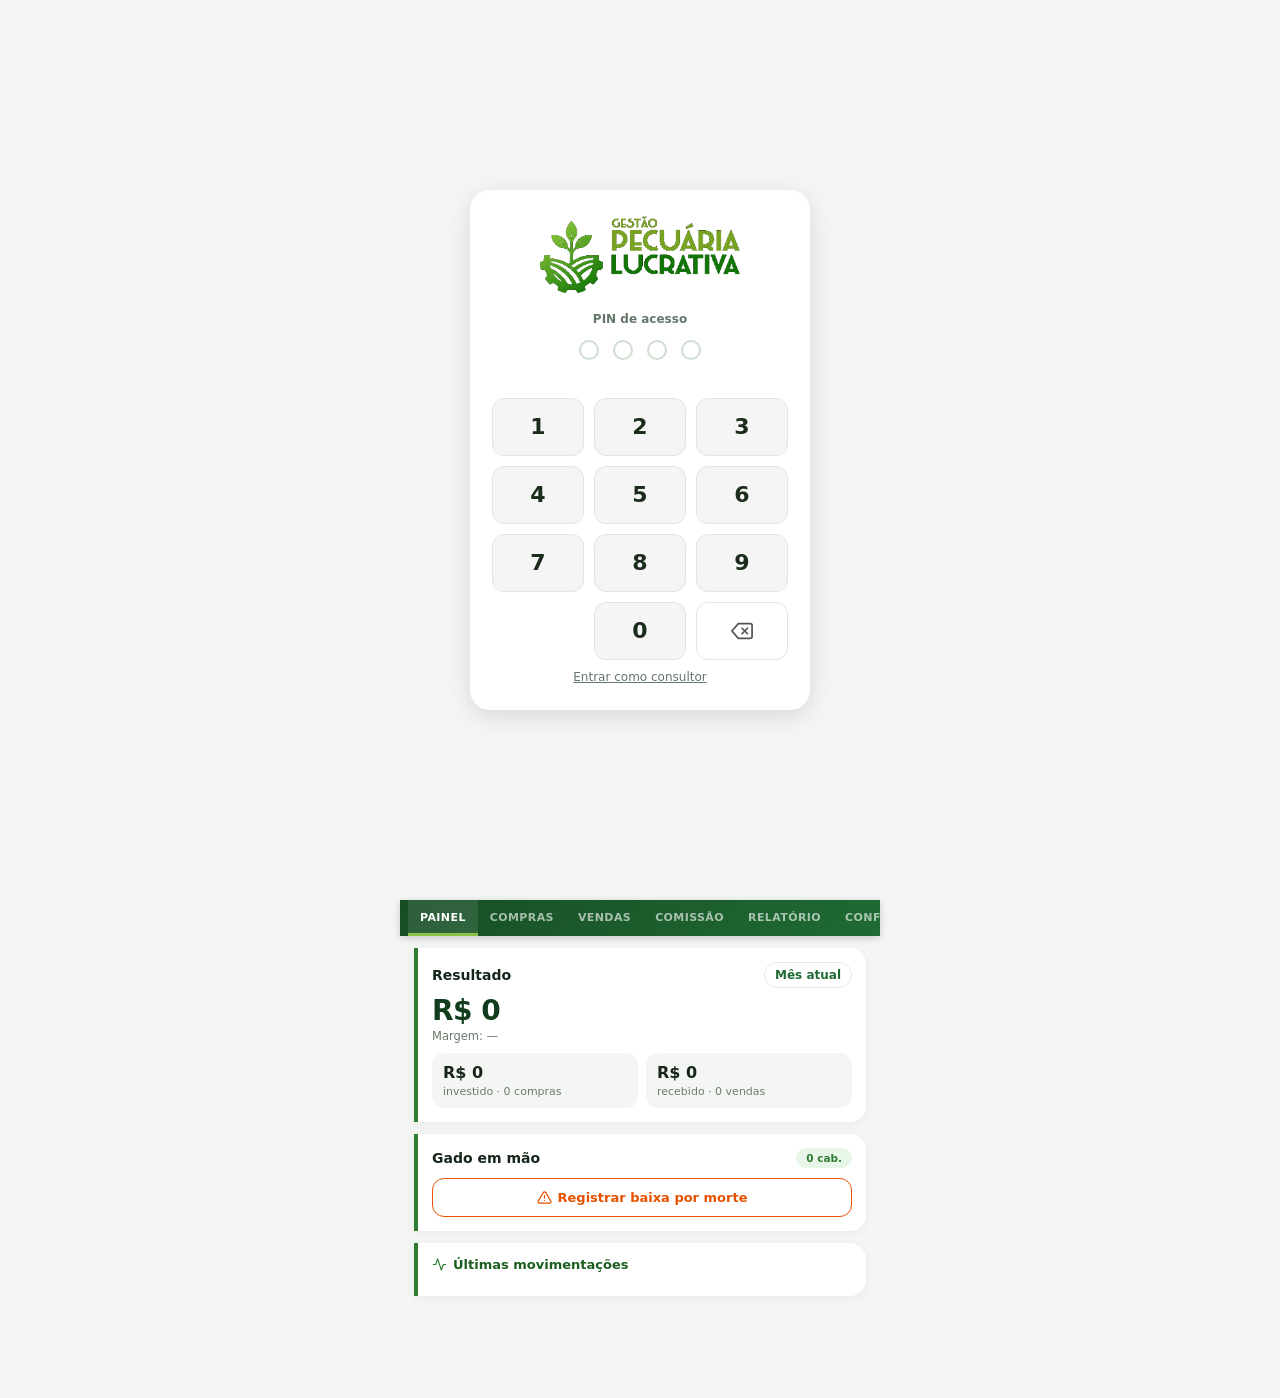
<file: demo/index.html>
<!DOCTYPE html>
<html lang="pt-BR">
<head>
<meta charset="UTF-8">
<meta name="viewport" content="width=device-width,initial-scale=1,maximum-scale=1,user-scalable=no">
<meta name="theme-color" content="#123d1d">
<meta name="mobile-web-app-capable" content="yes">
<meta name="apple-mobile-web-app-capable" content="yes">
<title>GCB — Gestão Catireiro Bovino</title>
<link rel="stylesheet" href="../gcb.css?v=2">
</head>
<body>

<!-- LOGIN -->
<div id="login-screen">
<div class="login-wrap">
<div class="login-card">
  <div style="text-align:center;margin-bottom:16px">
    <img src="[data-uri]" style="width:200px;height:auto;object-fit:contain" alt="GCB">
  </div>
  <div style="font-size:12px;font-weight:700;color:#65766a;margin-bottom:4px" id="login-modo-label">PIN de acesso</div>
  <div class="pin-dots">
    <div class="pin-dot" id="pd0"></div>
    <div class="pin-dot" id="pd1"></div>
    <div class="pin-dot" id="pd2"></div>
    <div class="pin-dot" id="pd3"></div>
  </div>
  <div class="pin-err" id="pin-err"></div>
  <div class="pin-kb">
    <button class="pk" onclick="pinKey('1')">1</button>
    <button class="pk" onclick="pinKey('2')">2</button>
    <button class="pk" onclick="pinKey('3')">3</button>
    <button class="pk" onclick="pinKey('4')">4</button>
    <button class="pk" onclick="pinKey('5')">5</button>
    <button class="pk" onclick="pinKey('6')">6</button>
    <button class="pk" onclick="pinKey('7')">7</button>
    <button class="pk" onclick="pinKey('8')">8</button>
    <button class="pk" onclick="pinKey('9')">9</button>
    <button class="pk emp"></button>
    <button class="pk" onclick="pinKey('0')">0</button>
    <button class="pk del" onclick="pinDel()">
      <svg width="22" height="22" viewBox="0 0 24 24" fill="none" stroke="#555" stroke-width="1.9" stroke-linecap="round" stroke-linejoin="round"><path d="M21 4H8l-7 8 7 8h13a2 2 0 0 0 2-2V6a2 2 0 0 0-2-2z"/><line x1="18" y1="9" x2="12" y2="15"/><line x1="12" y1="9" x2="18" y2="15"/></svg>
    </button>
  </div>
  <div class="pin-mode" id="pin-mode-btn" onclick="toggleModoConsultor()">Entrar como consultor</div>
</div>
</div>
</div>

<!-- APP -->
<div id="app-screen" style="display:none">

<!-- CONSULTOR BAR -->
<div id="consultor-bar" class="consultor-bar" style="display:none">
  <svg width="12" height="12" viewBox="0 0 24 24" fill="none" stroke="#fff" stroke-width="2" stroke-linecap="round" stroke-linejoin="round" style="vertical-align:middle;margin-right:4px"><path d="M12 22s8-4 8-10V5l-8-3-8 3v7c0 6 8 10 8 10z"/></svg>
  MODO CONSULTOR — ACESSO TOTAL
</div>

<!-- TOPBAR -->
<div class="hdr">
  <div class="hrow">
    <img id="hdr-logo" class="hlogo" alt="Gestão Pecuária Lucrativa">
    <div id="sync-dot" class="sdot off" title="Status nuvem" onclick="syncNuvem()"></div>
  </div>
  <div class="htxt">
    <div class="t1" id="hdr-sub">Compra e venda de gado</div>
    <div class="t2" id="hdr-title">Painel</div>
  </div>
</div>
</div>

<!-- ABAS -->
<div class="tabs">
  <div class="tab on" id="tab-home" onclick="goTab('home')">
    <svg width="17" height="17" viewBox="0 0 24 24" fill="none" stroke="currentColor" stroke-width="1.9" stroke-linecap="round" stroke-linejoin="round"><rect x="3" y="3" width="7" height="7" rx="1"/><rect x="14" y="3" width="7" height="7" rx="1"/><rect x="3" y="14" width="7" height="7" rx="1"/><rect x="14" y="14" width="7" height="7" rx="1"/></svg>
    Painel
  </div>
  <div class="tab" id="tab-compras" onclick="goTab('compras')">
    <svg width="17" height="17" viewBox="0 0 24 24" fill="none" stroke="currentColor" stroke-width="1.9" stroke-linecap="round" stroke-linejoin="round"><path d="M6 2L3 6v14a2 2 0 0 0 2 2h14a2 2 0 0 0 2-2V6l-3-4z"/><line x1="3" y1="6" x2="21" y2="6"/><path d="M16 10a4 4 0 0 1-8 0"/></svg>
    Compras
  </div>
  <div class="tab" id="tab-vendas" onclick="goTab('vendas')">
    <svg width="17" height="17" viewBox="0 0 24 24" fill="none" stroke="currentColor" stroke-width="1.9" stroke-linecap="round" stroke-linejoin="round"><line x1="12" y1="1" x2="12" y2="23"/><path d="M17 5H9.5a3.5 3.5 0 0 0 0 7h5a3.5 3.5 0 0 1 0 7H6"/></svg>
    Vendas
  </div>
  <div class="tab" id="tab-comissao" onclick="goTab('comissao')">
    <svg width="17" height="17" viewBox="0 0 24 24" fill="none" stroke="currentColor" stroke-width="1.9" stroke-linecap="round" stroke-linejoin="round"><circle cx="12" cy="12" r="10"/><path d="M12 8v4l3 3"/><path d="M8 12h4"/></svg>
    Comissão
  </div>
  <div class="tab" id="tab-relatorio" onclick="goTab('relatorio')">
    <svg width="17" height="17" viewBox="0 0 24 24" fill="none" stroke="currentColor" stroke-width="1.9" stroke-linecap="round" stroke-linejoin="round"><path d="M14 2H6a2 2 0 0 0-2 2v16a2 2 0 0 0 2 2h12a2 2 0 0 0 2-2V8z"/><polyline points="14 2 14 8 20 8"/><line x1="16" y1="13" x2="8" y2="13"/><line x1="16" y1="17" x2="8" y2="17"/></svg>
    Relatório
  </div>
  <div class="tab" id="tab-cfg" onclick="goTab('cfg')">
    <svg width="17" height="17" viewBox="0 0 24 24" fill="none" stroke="currentColor" stroke-width="1.9" stroke-linecap="round" stroke-linejoin="round"><circle cx="12" cy="12" r="3"/><path d="M19.4 15a1.65 1.65 0 0 0 .33 1.82l.06.06a2 2 0 0 1-2.83 2.83l-.06-.06a1.65 1.65 0 0 0-1.82-.33 1.65 1.65 0 0 0-1 1.51V21a2 2 0 0 1-4 0v-.09A1.65 1.65 0 0 0 9 19.4a1.65 1.65 0 0 0-1.82.33l-.06.06a2 2 0 0 1-2.83-2.83l.06-.06A1.65 1.65 0 0 0 4.68 15a1.65 1.65 0 0 0-1.51-1H3a2 2 0 0 1 0-4h.09A1.65 1.65 0 0 0 4.6 9a1.65 1.65 0 0 0-.33-1.82l-.06-.06a2 2 0 0 1 2.83-2.83l.06.06A1.65 1.65 0 0 0 9 4.68a1.65 1.65 0 0 0 1-1.51V3a2 2 0 0 1 4 0v.09a1.65 1.65 0 0 0 1 1.51 1.65 1.65 0 0 0 1.82-.33l.06-.06a2 2 0 0 1 2.83 2.83l-.06.06A1.65 1.65 0 0 0 19.4 9a1.65 1.65 0 0 0 1.51 1H21a2 2 0 0 1 0 4h-.09a1.65 1.65 0 0 0-1.51 1z"/></svg>
    Config
  </div>
</div>

<!-- PAINEL -->
<div class="pg on" id="pg-home">
  <div class="card">
    <div class="ch">Resultado
      <select id="home-per" onchange="rHome()" style="width:auto;padding:5px 10px;font-size:12px;border-radius:20px;font-weight:700;color:var(--vm)">
        <option value="mes">Mês atual</option>
        <option value="30">30 dias</option>
        <option value="ano">Este ano</option>
        <option value="tudo">Tudo</option>
      </select>
    </div>
    <div class="res-v" id="d-lucro">R$ 0</div>
    <div class="res-s" id="d-margem">Margem: —</div>
    <div class="kgrid">
      <div class="kc"><b id="d-invest">R$ 0</b><span>investido · <i id="d-invest-s" style="font-style:normal">0 compras</i></span></div>
      <div class="kc"><b id="d-receb">R$ 0</b><span>recebido · <i id="d-receb-s" style="font-style:normal">0 vendas</i></span></div>
    </div>
  </div>
  <div class="card">
    <div class="ch">Gado em mão <span class="pill pill-verde" id="d-emao-pill">0 cab.</span><span id="d-emao-kpi" style="display:none"></span></div>
    <div id="d-emao-lista"></div>
    <button class="xbtn" style="margin-top:10px;border-color:var(--wa);color:var(--wa);display:flex;align-items:center;justify-content:center;gap:6px" onclick="abrirModalMorte()">
      <svg width="15" height="15" viewBox="0 0 24 24" fill="none" stroke="#E65100" stroke-width="2" stroke-linecap="round" stroke-linejoin="round"><path d="M10.29 3.86L1.82 18a2 2 0 0 0 1.71 3h16.94a2 2 0 0 0 1.71-3L13.71 3.86a2 2 0 0 0-3.42 0z"/><line x1="12" y1="9" x2="12" y2="13"/><line x1="12" y1="17" x2="12.01" y2="17"/></svg>
      Registrar baixa por morte
    </button>
  </div>
  <div class="card">
    <div style="font-size:13px;font-weight:800;color:#1B5E20;margin-bottom:10px;display:flex;align-items:center;gap:6px">
      <svg width="15" height="15" viewBox="0 0 24 24" fill="none" stroke="#2E7D32" stroke-width="1.9" stroke-linecap="round" stroke-linejoin="round"><polyline points="22 12 18 12 15 21 9 3 6 12 2 12"/></svg>
      Últimas movimentações
    </div>
    <div id="d-ultimas"></div>
  </div>
</div>

<!-- COMPRAS -->
<div class="pg" id="pg-compras">
  <div class="busca-wrap">
    <svg width="16" height="16" viewBox="0 0 24 24" fill="none" stroke="#65766a" stroke-width="1.9" stroke-linecap="round" stroke-linejoin="round"><circle cx="11" cy="11" r="8"/><line x1="21" y1="21" x2="16.65" y2="16.65"/></svg>
    <input type="text" id="busca-compras" placeholder="Buscar por fornecedor..." oninput="rCompras()">
  </div>
  <div class="card" style="padding:0;overflow:hidden">
    <div id="compras-lista" style="padding:14px"></div>
  </div>
  <button class="fab vis" id="fab-c" onclick="abrirModalCompra()">
    <svg width="26" height="26" viewBox="0 0 24 24" fill="none" stroke="#fff" stroke-width="2.4" stroke-linecap="round" stroke-linejoin="round"><line x1="12" y1="5" x2="12" y2="19"/><line x1="5" y1="12" x2="19" y2="12"/></svg>
  </button>
</div>

<!-- VENDAS -->
<div class="pg" id="pg-vendas">
  <div class="busca-wrap">
    <svg width="16" height="16" viewBox="0 0 24 24" fill="none" stroke="#65766a" stroke-width="1.9" stroke-linecap="round" stroke-linejoin="round"><circle cx="11" cy="11" r="8"/><line x1="21" y1="21" x2="16.65" y2="16.65"/></svg>
    <input type="text" id="busca-vendas" placeholder="Buscar por comprador..." oninput="rVendas()">
  </div>
  <div class="card" style="padding:0;overflow:hidden">
    <div id="vendas-lista" style="padding:14px"></div>
  </div>
  <button class="fab" id="fab-v" onclick="abrirModalVenda()">
    <svg width="26" height="26" viewBox="0 0 24 24" fill="none" stroke="#fff" stroke-width="2.4" stroke-linecap="round" stroke-linejoin="round"><line x1="12" y1="5" x2="12" y2="19"/><line x1="5" y1="12" x2="19" y2="12"/></svg>
  </button>
</div>

<!-- RELATÓRIO -->
<!-- COMISSÃO -->
<div class="pg" id="pg-comissao">
  <div style="display:flex;align-items:center;justify-content:space-between;margin-bottom:14px">
    <div style="font-size:13px;font-weight:700;color:#1B5E20">Comissões recebidas</div>
  </div>
  <div id="lista-comissoes"><p style="text-align:center;color:#65766a;font-size:13px;margin-top:40px">Nenhuma comissão registrada</p></div>
  <button class="fab" id="fab-com" onclick="abrirModalComissao()">
    <svg width="22" height="22" viewBox="0 0 24 24" fill="none" stroke="#fff" stroke-width="2.2" stroke-linecap="round" stroke-linejoin="round"><line x1="12" y1="5" x2="12" y2="19"/><line x1="5" y1="12" x2="19" y2="12"/></svg>
  </button>
</div>

<!-- MODAL COMISSÃO -->
<div class="modal" id="modal-comissao">
  <div class="modal-box">
    <div class="modal-tit">
      <svg width="16" height="16" viewBox="0 0 24 24" fill="none" stroke="#1B5E20" stroke-width="2" stroke-linecap="round" stroke-linejoin="round"><circle cx="12" cy="12" r="10"/><path d="M12 8v4l3 3"/></svg>
      Registrar Comissão
      <span class="modal-close" onclick="fecharModal('modal-comissao')">&times;</span>
    </div>
    <div class="fg"><div class="lbl">Data</div><input type="date" id="com-data"></div>
    <div class="fg"><div class="lbl">De quem recebeu</div><input type="text" id="com-de" list="dl-pessoas" placeholder="Dono do gado ou comprador"></div>
    <div class="fg"><div class="lbl">Cabeças intermediadas</div><input type="number" id="com-cab" placeholder="0" min="1" step="1" oninput="calcComissao()"></div>
    <div class="fg"><div class="lbl">Valor por cabeça</div><div class="inp-wrap"><span class="inp-prefix">R$</span><input type="number" id="com-vpc" placeholder="0,00" step="0.01" oninput="calcComissao()"></div></div>
    <div class="fg"><div class="lbl">Observação</div><input type="text" id="com-obs" placeholder="Ex: intermediação lote Francisco"></div>
    <div id="com-resumo" class="resumo-box" style="display:none">
      <div style="display:flex;justify-content:space-between;align-items:center">
        <span style="font-size:12px;color:#65766a">Total da comissão</span>
        <span id="com-r-total" style="font-size:17px;font-weight:900;color:#1B5E20">R$ 0</span>
      </div>
    </div>
    <div id="ok-comissao" class="ok-msg" style="display:none">✓ Comissão registrada!</div>
    <div id="err-comissao" class="err-msg" style="display:none">Preencha cabeças e valor por cabeça.</div>
    <button class="sbtn" onclick="salvarComissao()">
      <svg width="15" height="15" viewBox="0 0 24 24" fill="none" stroke="#fff" stroke-width="2.2" stroke-linecap="round" stroke-linejoin="round"><path d="M19 21H5a2 2 0 0 1-2-2V5a2 2 0 0 1 2-2h11l5 5v11a2 2 0 0 1-2 2z"/><polyline points="17 21 17 13 7 13 7 21"/><polyline points="7 3 7 8 15 8"/></svg>
      Salvar comissão
    </button>
  </div>
</div>

<div class="pg" id="pg-relatorio">
  <div class="card">
    <div style="font-size:14px;font-weight:800;color:#1B5E20;margin-bottom:14px">Tipo de relatório</div>
    <div class="rel-pills">
      <button class="rel-pill on" onclick="setRelTipo('resumo',this)">Resumo</button>
      <button class="rel-pill" onclick="setRelTipo('fornecedor',this)">Por Fornecedor</button>
      <button class="rel-pill" onclick="setRelTipo('comprador',this)">Por Comprador</button>
      <button class="rel-pill" onclick="setRelTipo('emao',this)">Gado em Mão</button>
      <button class="rel-pill" onclick="setRelTipo('ranking',this)">Ranking</button>
      <button class="rel-pill" onclick="setRelTipo('fluxo',this)">Fluxo de Caixa</button>
    </div>

    <div style="font-size:13px;font-weight:700;color:#65766a;margin-bottom:8px">Período</div>
    <div style="display:flex;gap:6px;flex-wrap:wrap;margin-bottom:10px">
      <button class="rel-pill on" id="rp-mes" onclick="setRelPer('mes')">Mês atual</button>
      <button class="rel-pill" id="rp-30" onclick="setRelPer('30')">30 dias</button>
      <button class="rel-pill" id="rp-ano" onclick="setRelPer('ano')">Este ano</button>
      <button class="rel-pill" id="rp-tudo" onclick="setRelPer('tudo')">Tudo</button>
      <button class="rel-pill" id="rp-custom" onclick="setRelPer('custom')">Personalizado</button>
    </div>
    <div id="rel-custom-datas" style="display:none;display:grid;grid-template-columns:1fr 1fr;gap:8px;margin-bottom:10px">
      <div><div class="lbl">De</div><input type="date" id="rel-de"></div>
      <div><div class="lbl">Até</div><input type="date" id="rel-ate"></div>
    </div>
    <button class="sbtn" onclick="gerarRelatorio()">
      <svg width="17" height="17" viewBox="0 0 24 24" fill="none" stroke="#fff" stroke-width="2" stroke-linecap="round" stroke-linejoin="round"><path d="M14 2H6a2 2 0 0 0-2 2v16a2 2 0 0 0 2 2h12a2 2 0 0 0 2-2V8z"/><polyline points="14 2 14 8 20 8"/></svg>
      Gerar PDF
    </button>
  </div>
  <div class="card" id="rel-preview" style="display:none">
    <div style="font-size:13px;font-weight:800;color:#1B5E20;margin-bottom:10px">Prévia</div>
    <div id="rel-preview-body"></div>
  </div>
</div>

<!-- CONFIG -->
<div class="pg" id="pg-cfg">
  <div class="card" id="card-conexao">
    <div style="font-size:14px;font-weight:800;color:#1B5E20;margin-bottom:14px;display:flex;align-items:center;gap:7px">
      <svg width="17" height="17" viewBox="0 0 24 24" fill="none" stroke="#2E7D32" stroke-width="1.9" stroke-linecap="round" stroke-linejoin="round"><path d="M21 15a2 2 0 0 1-2 2H7l-4 4V5a2 2 0 0 1 2-2h14a2 2 0 0 1 2 2z"/></svg>
      Conexão com Google Sheets
    </div>
    <div class="fg">
      <div class="lbl">URL do Apps Script</div>
      <input type="text" id="cfg-url" placeholder="https://script.google.com/macros/s/..." oninput="S.cfgGS=this.value;salvarLocal()">
      <div style="font-size:11px;color:#65766a;margin-top:4px">Cole aqui a URL gerada na implantação do Apps Script</div>
    </div>
    <button class="sbtn" onclick="testarConexao()">
      <svg width="17" height="17" viewBox="0 0 24 24" fill="none" stroke="#fff" stroke-width="2" stroke-linecap="round" stroke-linejoin="round"><polyline points="22 12 18 12 15 21 9 3 6 12 2 12"/></svg>
      Testar conexão
    </button>
    <div class="ok-msg" id="ok-conexao">Conectado com sucesso!</div>
    <div class="err-msg" id="err-conexao">Falha na conexão. Verifique a URL.</div>
  </div>

  <div class="card" id="card-pins">
    <div style="font-size:14px;font-weight:800;color:#1B5E20;margin-bottom:14px">Configurações do sistema</div>
    <div class="fg">
      <div class="lbl">Nome do catireiro / empresa</div>
      <input type="text" id="cfg-nome" placeholder="Ex: João Silva — Catireiro" oninput="S.cfgNome=this.value;salvarLocal()">
    </div>
    <div style="display:grid;grid-template-columns:1fr 1fr;gap:8px;margin-bottom:12px">
      <div>
        <div class="lbl">PIN do cliente</div>
        <input type="password" id="cfg-pin-c" placeholder="4 dígitos" maxlength="4">
      </div>
      <div>
        <div class="lbl">PIN do consultor</div>
        <input type="password" id="cfg-pin-r" placeholder="4 dígitos" maxlength="4">
      </div>
    </div>
    <button class="sbtn" onclick="salvarCfg()">
      <svg width="17" height="17" viewBox="0 0 24 24" fill="none" stroke="#fff" stroke-width="2" stroke-linecap="round" stroke-linejoin="round"><path d="M19 21H5a2 2 0 0 1-2-2V5a2 2 0 0 1 2-2h11l5 5v11a2 2 0 0 1-2 2z"/><polyline points="17 21 17 13 7 13 7 21"/><polyline points="7 3 7 8 15 8"/></svg>
      Salvar e sincronizar
    </button>
    <div class="ok-msg" id="ok-cfg">Configurações salvas!</div>
  </div>

  <div class="card" id="card-acessos" style="display:none">
    <div style="font-size:14px;font-weight:800;color:#1B5E20;margin-bottom:6px;display:flex;align-items:center;gap:7px">
      <svg width="18" height="18" viewBox="0 0 24 24" fill="none" stroke="#2E7D32" stroke-width="1.8" stroke-linecap="round" stroke-linejoin="round"><circle cx="12" cy="12" r="9"/><polyline points="12 7 12 12 15 14"/></svg>
      Acessos do cliente
    </div>
    <div id="acessos-ultimo" style="font-size:12px;color:#65766a;margin-bottom:10px">—</div>
    <div id="acessos-lista"></div>
    <button class="xbtn" onclick="carregarAcessos()" style="margin-top:10px">Atualizar acessos</button>
  </div>

  <div class="card">
    <div style="font-size:13px;font-weight:800;color:#1B5E20;margin-bottom:10px">Cadastro de pessoas</div>
    <div class="fg"><div class="lbl">Nome</div><input type="text" id="p-nome" placeholder="Fornecedor ou comprador"></div>
    <div style="display:grid;grid-template-columns:1fr 1fr;gap:8px;margin-bottom:12px">
      <div><div class="lbl">Telefone</div><input type="text" id="p-tel" placeholder="(99) 99999-9999"></div>
      <div><div class="lbl">Cidade</div><input type="text" id="p-cidade" placeholder="Cidade/UF"></div>
    </div>
    <button class="xbtn" onclick="salvarPessoa()">+ Adicionar pessoa</button>
    <div id="pessoas-lista" style="margin-top:12px"></div>
  </div>

  <div class="card" style="text-align:center">
    <button class="xbtn" onclick="sincronizarAgora()">
      <svg width="14" height="14" viewBox="0 0 24 24" fill="none" stroke="currentColor" stroke-width="2" stroke-linecap="round" stroke-linejoin="round" style="vertical-align:middle;margin-right:4px"><polyline points="23 4 23 10 17 10"/><polyline points="1 20 1 14 7 14"/><path d="M3.51 9a9 9 0 0 1 14.85-3.36L23 10M1 14l4.64 4.36A9 9 0 0 0 20.49 15"/></svg>
      Sincronizar com nuvem
    </button>
    <button class="xbtn xbtn-danger" style="margin-top:8px" onclick="if(confirm('Sair?')){logout()}">Sair / Bloquear</button>
    <div style="font-size:10px;color:#bbb;margin-top:12px">GCB v1.0 · Gestão Catireiro Bovino</div>
  </div>
</div>

</div><!-- /app-screen -->

<!-- MODAL COMPRA -->
<div class="modal" id="modal-compra">
<div class="modal-box">
  <div class="modal-handle"></div>
  <div class="modal-tit">
    <svg width="19" height="19" viewBox="0 0 24 24" fill="none" stroke="#2E7D32" stroke-width="2" stroke-linecap="round" stroke-linejoin="round"><path d="M6 2L3 6v14a2 2 0 0 0 2 2h14a2 2 0 0 0 2-2V6l-3-4z"/><line x1="3" y1="6" x2="21" y2="6"/></svg>
    Registrar Compra
    <span class="modal-close" onclick="fecharModal('modal-compra')">&times;</span>
  </div>
  <div class="fg"><div class="lbl">Data</div><input type="date" id="c-data"></div>
  <div class="fg"><div class="lbl">Fornecedor</div><input type="text" id="c-forn" list="dl-pessoas" placeholder="De quem comprou"></div>
  <div class="fg">
    <div class="lbl">Categoria <span style="color:#E65100;font-size:10px">obrigatório</span></div>
    <div id="c-cat-pills" style="display:flex;flex-wrap:wrap;gap:6px">
      <span class="cat-pill" onclick="selCat('c','Bezerro',this)">Bezerro</span>
      <span class="cat-pill" onclick="selCat('c','Bezerra',this)">Bezerra</span>
      <span class="cat-pill" onclick="selCat('c','Garrote',this)">Garrote</span>
      <span class="cat-pill" onclick="selCat('c','Novilha',this)">Novilha</span>
      <span class="cat-pill" onclick="selCat('c','Boi',this)">Boi</span>
      <span class="cat-pill" onclick="selCat('c','Vaca',this)">Vaca</span>
      <span class="cat-pill" onclick="selCat('c','Touro',this)">Touro</span>
    </div>
    <input type="hidden" id="c-cat">
  </div>
  <div class="fg"><div class="lbl">Cabeças</div><input type="number" id="c-cab" placeholder="0" min="1" step="1" oninput="calcCompra()"></div>
  <div class="fg">
    <div class="lbl">Modalidade</div>
    <div class="tgbar">
      <div class="tgo on" id="c-mod-perna" onclick="setModC('perna')">
        <svg width="15" height="15" viewBox="0 0 24 24" fill="none" stroke="currentColor" stroke-width="2" stroke-linecap="round" stroke-linejoin="round"><path d="M19 21l-7-5-7 5V5a2 2 0 0 1 2-2h10a2 2 0 0 1 2 2z"/></svg>
        Na Perna
      </div>
      <div class="tgo" id="c-mod-peso" onclick="setModC('peso')">
        <svg width="15" height="15" viewBox="0 0 24 24" fill="none" stroke="currentColor" stroke-width="2" stroke-linecap="round" stroke-linejoin="round"><path d="M6 2L3 6v14a2 2 0 0 0 2 2h14a2 2 0 0 0 2-2V6l-3-4z"/><line x1="3" y1="6" x2="21" y2="6"/></svg>
        No Peso (@)
      </div>
    </div>
  </div>
  <div id="c-peso-f" style="display:none">
    <div style="display:grid;grid-template-columns:1fr 1fr;gap:8px;margin-bottom:12px">
      <div><div class="lbl">Média @/cabeça</div><input type="number" id="c-arr" placeholder="0.0" step="0.5" oninput="calcCompra()"></div>
      <div><div class="lbl">Valor/@</div><div class="inp-wrap"><span class="inp-prefix">R$</span><input type="number" id="c-valarr" placeholder="0,00" step="0.01" oninput="calcCompra()"></div></div>
    </div>
  </div>
  <div class="fg" id="c-vt-f">
    <div class="lbl" id="c-vt-lbl">Valor por cabeça</div>
    <div class="inp-wrap"><span class="inp-prefix">R$</span><input type="number" id="c-valtotal" placeholder="0,00" step="0.01" oninput="calcCompra()"></div>
  </div>
  <div style="display:grid;grid-template-columns:1fr 1fr;gap:8px;margin-bottom:12px">
    <div><div class="lbl">Frete</div><div class="inp-wrap"><span class="inp-prefix">R$</span><input type="number" id="c-frete" placeholder="0,00" step="0.01" oninput="calcCompra()"></div></div>
    <div><div class="lbl">Comissão</div><div class="inp-wrap"><span class="inp-prefix">R$</span><input type="number" id="c-comissao" placeholder="0,00" step="0.01" oninput="calcCompra()"></div></div>
  </div>
  <div id="c-resumo" style="display:none;background:#eef2ec;border-radius:10px;padding:12px;margin-bottom:12px">
    <div style="display:flex;justify-content:space-between;margin-bottom:3px"><span style="font-size:12px;color:#65766a">Custo total</span><span style="font-size:15px;font-weight:900;color:#1B5E20" id="c-r-total">R$ 0</span></div>
    <div style="font-size:11px;color:#65766a" id="c-r-cab"></div>
  </div>
  <div class="fg"><div class="lbl">Observação</div><textarea id="c-obs" placeholder="Raça, condição, origem..." rows="2" style="resize:none"></textarea></div>
  <button class="sbtn" onclick="salvarCompra()">
    <svg width="16" height="16" viewBox="0 0 24 24" fill="none" stroke="#fff" stroke-width="2.2" stroke-linecap="round" stroke-linejoin="round"><path d="M19 21H5a2 2 0 0 1-2-2V5a2 2 0 0 1 2-2h11l5 5v11a2 2 0 0 1-2 2z"/><polyline points="17 21 17 13 7 13 7 21"/><polyline points="7 3 7 8 15 8"/></svg>
    Salvar compra
  </button>
  <div class="ok-msg" id="ok-compra">Compra salva!</div>
  <div class="err-msg" id="err-compra">Preencha os campos obrigatórios.</div>
</div>
</div>

<!-- MODAL VENDA -->
<div class="modal" id="modal-venda">
<div class="modal-box">
  <div class="modal-handle"></div>
  <div class="modal-tit">
    <svg width="19" height="19" viewBox="0 0 24 24" fill="none" stroke="#2E7D32" stroke-width="2" stroke-linecap="round" stroke-linejoin="round"><line x1="12" y1="1" x2="12" y2="23"/><path d="M17 5H9.5a3.5 3.5 0 0 0 0 7h5a3.5 3.5 0 0 1 0 7H6"/></svg>
    Registrar Venda
    <span class="modal-close" onclick="fecharModal('modal-venda')">&times;</span>
  </div>
  <div class="fg"><div class="lbl">Data</div><input type="date" id="v-data"></div>
  <div class="fg"><div class="lbl">Comprador</div><input type="text" id="v-comp" list="dl-pessoas" placeholder="Pra quem vendeu"></div>
  <div class="fg">
    <div class="lbl">Categoria <span style="color:#E65100;font-size:10px">obrigatório</span></div>
    <div id="v-cat-pills" style="display:flex;flex-wrap:wrap;gap:6px"></div>
    <div id="v-cat-vazio" style="display:none;font-size:11px;color:#E65100;margin-top:4px">Sem gado em estoque para vender.</div>
    <input type="hidden" id="v-cat">
  </div>
  <div style="display:grid;grid-template-columns:1fr 1fr;gap:8px;margin-bottom:12px">
    <div><div class="lbl">Cabeças vendidas</div><input type="number" id="v-cab" placeholder="0" min="1" step="1" oninput="calcVenda()"></div>
    <div><div class="lbl">Refugo (recusado)</div><input type="number" id="v-refugo" placeholder="0" min="0" step="1"></div>
  </div>
  <div class="fg">
    <div class="lbl">Modalidade</div>
    <div class="tgbar">
      <div class="tgo on" id="v-mod-perna" onclick="setModV('perna')">
        <svg width="15" height="15" viewBox="0 0 24 24" fill="none" stroke="currentColor" stroke-width="2" stroke-linecap="round" stroke-linejoin="round"><path d="M19 21l-7-5-7 5V5a2 2 0 0 1 2-2h10a2 2 0 0 1 2 2z"/></svg>
        Na Perna
      </div>
      <div class="tgo" id="v-mod-peso" onclick="setModV('peso')">
        <svg width="15" height="15" viewBox="0 0 24 24" fill="none" stroke="currentColor" stroke-width="2" stroke-linecap="round" stroke-linejoin="round"><path d="M6 2L3 6v14a2 2 0 0 0 2 2h14a2 2 0 0 0 2-2V6l-3-4z"/><line x1="3" y1="6" x2="21" y2="6"/></svg>
        No Peso (@)
      </div>
    </div>
  </div>
  <div id="v-peso-f" style="display:none">
    <div style="display:grid;grid-template-columns:1fr 1fr;gap:8px;margin-bottom:12px">
      <div><div class="lbl">Média @/cabeça</div><input type="number" id="v-arr" placeholder="0.0" step="0.5" oninput="calcVenda()"></div>
      <div><div class="lbl">Valor/@</div><div class="inp-wrap"><span class="inp-prefix">R$</span><input type="number" id="v-valarr" placeholder="0,00" step="0.01" oninput="calcVenda()"></div></div>
    </div>
  </div>
  <div class="fg">
    <div class="lbl" id="v-vt-lbl">Valor por cabeça</div>
    <div class="inp-wrap"><span class="inp-prefix">R$</span><input type="number" id="v-valtotal" placeholder="0,00" step="0.01" oninput="calcVenda()"></div>
  </div>
  <div style="display:grid;grid-template-columns:1fr 1fr;gap:8px;margin-bottom:12px">
    <div><div class="lbl">Frete</div><div class="inp-wrap"><span class="inp-prefix">R$</span><input type="number" id="v-frete" placeholder="0,00" step="0.01" oninput="calcVenda()"></div></div>
    <div><div class="lbl">Comissão</div><div class="inp-wrap"><span class="inp-prefix">R$</span><input type="number" id="v-comissao" placeholder="0,00" step="0.01" oninput="calcVenda()"></div></div>
  </div>
  <div id="v-resumo" style="display:none;border-radius:12px;padding:14px;margin-bottom:12px;background:#e8f5e9">
    <div style="font-size:11px;font-weight:700;color:#65766a;margin-bottom:8px">PRÉVIA DO NEGÓCIO</div>
    <div style="display:flex;justify-content:space-between;margin-bottom:4px"><span style="font-size:12px;color:#65766a">Recebido bruto</span><span id="v-r-rec" style="font-size:13px;font-weight:700">R$ 0</span></div>
    <div style="display:flex;justify-content:space-between;margin-bottom:4px"><span style="font-size:12px;color:#65766a">Despesas venda</span><span id="v-r-desp" style="font-size:13px;font-weight:700;color:#E65100">R$ 0</span></div>
    <div style="border-top:1px solid #c8e6c9;margin:8px 0"></div>
    <div style="display:flex;justify-content:space-between"><span style="font-size:13px;font-weight:800">Líquido recebido</span><span id="v-r-liq" style="font-size:16px;font-weight:900;color:#1B5E20">R$ 0</span></div>
  </div>
  <div class="fg"><div class="lbl">Observação</div><textarea id="v-obs" placeholder="Lote entregue, peso aferido..." rows="2" style="resize:none"></textarea></div>
  <button class="sbtn" onclick="salvarVenda()">
    <svg width="16" height="16" viewBox="0 0 24 24" fill="none" stroke="#fff" stroke-width="2.2" stroke-linecap="round" stroke-linejoin="round"><path d="M19 21H5a2 2 0 0 1-2-2V5a2 2 0 0 1 2-2h11l5 5v11a2 2 0 0 1-2 2z"/><polyline points="17 21 17 13 7 13 7 21"/><polyline points="7 3 7 8 15 8"/></svg>
    Salvar venda
  </button>
  <div class="ok-msg" id="ok-venda">Venda salva!</div>
  <div class="err-msg" id="err-venda">Preencha os campos obrigatórios.</div>
</div>
</div>

<!-- MODAL MORTE -->
<div class="modal" id="modal-morte">
<div class="modal-box">
  <div class="modal-handle"></div>
  <div class="modal-tit">
    <svg width="18" height="18" viewBox="0 0 24 24" fill="none" stroke="#E65100" stroke-width="2" stroke-linecap="round" stroke-linejoin="round"><path d="M10.29 3.86L1.82 18a2 2 0 0 0 1.71 3h16.94a2 2 0 0 0 1.71-3L13.71 3.86a2 2 0 0 0-3.42 0z"/><line x1="12" y1="9" x2="12" y2="13"/><line x1="12" y1="17" x2="12.01" y2="17"/></svg>
    Registrar baixa por morte
    <span class="modal-close" onclick="fecharModal('modal-morte')">&times;</span>
  </div>
  <div class="fg"><div class="lbl">Data</div><input type="date" id="m-data"></div>
  <div class="fg">
    <div class="lbl">De qual compra (lote)</div>
    <select id="m-compra" onchange="calcMorte()">
      <option value="">Selecione a compra...</option>
    </select>
  </div>
  <div style="background:#fff3e0;border-radius:10px;padding:10px 12px;margin-bottom:12px;font-size:12px;color:#65766a" id="m-info-lote" style="display:none">—</div>
  <div style="display:grid;grid-template-columns:1fr 1fr;gap:8px;margin-bottom:12px">
    <div>
      <div class="lbl">Nº de cabeças</div>
      <input type="number" id="m-cab" placeholder="0" min="1" step="1" oninput="calcMorte()">
    </div>
    <div>
      <div class="lbl">Valor/cabeça (R$)</div>
      <input type="number" id="m-vpc" placeholder="auto" step="0.01" oninput="calcMorte()">
    </div>
  </div>
  <div class="fg"><div class="lbl">Motivo (opcional)</div><input type="text" id="m-motivo" placeholder="acidente, doença..."></div>
  <div style="background:#fff3e0;border:1px solid #FFB300;border-radius:10px;padding:12px;display:flex;justify-content:space-between;align-items:center;margin-bottom:14px">
    <span style="font-size:12px;color:#65766a">Prejuízo calculado</span>
    <span style="font-size:18px;font-weight:900;color:#E65100" id="m-prejuizo">R$ 0,00</span>
  </div>
  <button class="sbtn" style="background:#E65100" onclick="salvarMorte()">
    <svg width="16" height="16" viewBox="0 0 24 24" fill="none" stroke="#fff" stroke-width="2.2" stroke-linecap="round" stroke-linejoin="round"><polyline points="20 6 9 17 4 12"/></svg>
    Confirmar baixa
  </button>
  <button class="xbtn" onclick="fecharModal('modal-morte')" style="margin-top:6px">Cancelar</button>
</div>
</div>

<!-- MODAL DETALHE -->
<div class="modal" id="modal-det">
<div class="modal-box">
  <div class="modal-handle"></div>
  <div class="modal-tit" id="det-tit">Detalhe<span class="modal-close" onclick="fecharModal('modal-det')">&times;</span></div>
  <div id="det-body" style="font-size:13px;line-height:1.8"></div>
  <div style="display:flex;gap:8px;margin-top:16px">
    <button class="xbtn xbtn-danger" style="flex:1" id="det-excluir-btn" onclick="excluirReg()">Excluir</button>
    <button class="xbtn" style="flex:1" onclick="fecharModal('modal-det')">Fechar</button>
  </div>
</div>
</div>

<!-- DATALIST -->
<datalist id="dl-pessoas"></datalist>

<!-- PDF -->
<div id="pdf-overlay">
  <div id="pdf-bar">
    <span id="pdf-titulo">Relatório</span>
    <div style="display:flex;gap:8px">
      <button onclick="document.getElementById('pdf-frame').contentWindow.print()" style="padding:6px 14px;background:#fff;color:#1B5E20;border:none;border-radius:7px;font-size:12px;font-weight:800;cursor:pointer;font-family:inherit">Imprimir / PDF</button>
      <button onclick="document.getElementById('pdf-overlay').classList.remove('open')" style="padding:6px 14px;background:#C62828;color:#fff;border:none;border-radius:7px;font-size:12px;font-weight:800;cursor:pointer;font-family:inherit">Fechar</button>
    </div>
  </div>
  <iframe id="pdf-frame" style="flex:1;width:100%;border:none;background:#fff"></iframe>
</div>

<!-- TOAST -->
<div class="toast" id="toast"></div>

<!-- CONFIGURAÇÃO: DEMO -->
<script>
var GCB_CONFIG = {
  cliente: 'demo',
  nome: 'Demo',
  pin: '1111',
  pinConsultor: '9999',
  cfgGS: 'https://script.google.com/macros/s/AKfycbxYhNVE6EsACifbhtc-C4guCd9H6wKH-buAHXgN2ZV7gs7pBWL0Am_fXaSWBzoCm_ds/exec'
};
</script>
<script src="../app.js?v=2"></script>
</body>
</html>
</file>
<file: gcb.css>
*{box-sizing:border-box;margin:0;padding:0}
/* GCB — padrão GPL (Raio-X) · arquivo único para todos os clientes */
:root{--vd:#123d1d;--vm:#1f6b33;--vc:#3f8f3a;--v5:#8BC34A;--bg:#f3f6f2;--tx:#16261a;--mu:#6b7b6f;--ln:#e6ebe5;--ok:#2E7D32;--okb:#E8F5E9;--wa:#E65100;--wab:#FFF3E0;--er:#B71C1C;--erb:#FDECEA}
body{font-family:Inter,system-ui,Arial,'Segoe UI',Roboto,sans-serif;font-size:14px;background:var(--bg);color:var(--tx);max-width:480px;margin:0 auto;min-height:100vh;-webkit-tap-highlight-color:transparent}

/* TOPO */
.hdr{background:linear-gradient(140deg,var(--vd),var(--vm) 70%,var(--vc));padding:14px 16px 12px;color:#fff;display:block}
.hrow{display:flex;align-items:center;justify-content:space-between;gap:10px}
.hlogo{height:26px;width:auto;filter:brightness(0) invert(1);opacity:.95}
.htxt{color:#fff;margin-top:10px;min-width:0}
.htxt .t1{font-size:10.5px;color:#b9dcbf;letter-spacing:.6px;font-weight:700;text-transform:uppercase}
.htxt .t2{font-size:21px;font-weight:800;letter-spacing:-.3px;overflow:hidden;text-overflow:ellipsis;white-space:nowrap;margin-top:1px}
.sdot{width:9px;height:9px;border-radius:50%;background:rgba(255,255,255,.35);flex-shrink:0;cursor:pointer}
.sdot.on{background:var(--v5);box-shadow:0 0 6px var(--v5)}
.sdot.sy{background:#FFB300;animation:pl .8s infinite}
.sdot.off{background:rgba(255,255,255,.35)}
@keyframes pl{0%,100%{opacity:1}50%{opacity:.3}}
.hbadge{background:rgba(255,255,255,.16);color:#fff;font-size:10px;padding:3px 9px;border-radius:20px;font-weight:700}

/* ABAS */
.tabs{display:flex;background:var(--vm);background:linear-gradient(140deg,#174d24,var(--vm));position:sticky;top:0;z-index:99;overflow-x:auto;padding:0 8px;scrollbar-width:none;box-shadow:0 2px 8px rgba(0,0,0,.18)}
.tabs::-webkit-scrollbar{display:none}
.tab{flex:none;padding:11px 12px 9px;cursor:pointer;border-bottom:3px solid transparent;color:rgba(255,255,255,.62);white-space:nowrap;font-size:11px;font-weight:700;letter-spacing:.4px;text-transform:uppercase;display:flex;align-items:center}
.tab svg{display:none}
.tab.on{color:#fff;border-bottom-color:var(--v5);background:rgba(255,255,255,.1)}

/* PAGES */
.pg{padding:12px 14px 90px;display:none}
.pg.on{display:block}

/* CARTÕES */
.card{background:#fff;border:none;border-left:4px solid var(--ok);border-radius:0 16px 16px 0;padding:14px;margin-bottom:12px;box-shadow:0 2px 10px rgba(0,0,0,.05)}
.card-linha{background:#fff;border-left:4px solid var(--ok);border-radius:0 14px 14px 0;padding:13px;margin-bottom:10px;cursor:pointer;box-shadow:0 2px 10px rgba(0,0,0,.05)}
.card-linha:active{background:var(--okb)}
.ch{display:flex;justify-content:space-between;align-items:center;gap:8px;font-size:14px;font-weight:800;color:var(--tx);margin-bottom:6px}
.ch span.s{font-size:11px;font-weight:500;color:var(--mu)}
.res-v{font-size:28px;font-weight:800;color:var(--vd);letter-spacing:-.5px;margin:2px 0 2px}
.res-s{font-size:11.5px;color:var(--mu)}
.kgrid{display:grid;grid-template-columns:1fr 1fr;gap:8px;margin-top:10px}
.kc{background:var(--bg);border-radius:12px;padding:10px 11px}.kc b{display:block;font-size:16px;font-weight:800;color:var(--tx)}.kc span{font-size:11px;color:var(--mu)}
.est-row{display:flex;justify-content:space-between;align-items:center;gap:10px;padding:10px 0;border-top:1px solid var(--ln)}
.est-row:first-child{border-top:none}
.est-row .n{font-size:13.5px;font-weight:800}.est-row .s{font-size:11.5px;color:var(--mu);margin-top:2px}

/* CAMPOS */
.lbl{font-size:11px;color:var(--mu);margin-bottom:5px;font-weight:700;text-transform:uppercase;letter-spacing:.3px;display:flex;align-items:center;gap:5px}
.fg{margin-bottom:12px}
input[type=text],input[type=number],input[type=date],select,textarea{width:100%;padding:10px 12px;border:1.5px solid var(--ln);border-radius:10px;background:#fff;color:var(--tx);font-size:14px;font-family:inherit;-webkit-appearance:none;appearance:none}
input:focus,select:focus,textarea:focus{outline:none;border-color:var(--vm)}
input[readonly]{background:#f5f5f5;color:#65766a}

/* TOGGLE MODALIDADE */
.tgbar{display:flex;background:#eef2ec;border-radius:10px;padding:3px;margin-bottom:12px}
.tgo{flex:1;padding:9px 4px;text-align:center;font-size:13px;cursor:pointer;border-radius:8px;color:#65766a;font-weight:700;display:flex;align-items:center;justify-content:center;gap:6px;transition:all .15s}
.tgo.on{background:#fff;color:#1B5E20;box-shadow:0 1px 4px rgba(0,0,0,.10)}

/* BOTÕES */
.sbtn{width:100%;padding:14px;border-radius:12px;background:var(--vc);border:none;color:#fff;font-size:15px;font-weight:800;cursor:pointer;margin-top:6px;display:flex;align-items:center;justify-content:center;gap:8px;font-family:inherit}
.sbtn:active{background:var(--vm);transform:scale(.98)}
.xbtn{width:100%;padding:11px;border-radius:12px;background:#fff;border:1.5px solid var(--vm);color:var(--vm);font-size:13px;cursor:pointer;font-weight:700;font-family:inherit;margin-top:5px}
.xbtn:active{background:#e8e8e8}
.xbtn-danger{background:#fff;border-color:#ef9a9a;color:#B71C1C}

/* OK / ERRO */
.ok-msg{background:#e8f5e9;border:1px solid #a5d6a7;border-radius:10px;color:#1B5E20;padding:12px;font-size:13px;text-align:center;display:none;margin-top:10px;font-weight:700}
.err-msg{background:#ffebee;border:1px solid #ef9a9a;border-radius:10px;color:#b71c1c;padding:12px;font-size:13px;text-align:center;display:none;margin-top:10px;font-weight:700}

/* PILLS */
.pill{display:inline-flex;align-items:center;gap:4px;font-size:10.5px;padding:4px 10px;border-radius:20px;font-weight:800;white-space:nowrap}
.pill-verde{background:var(--okb);color:var(--ok)}
.pill-laranja{background:var(--wab);color:var(--wa)}
.cat-pill{background:#e8f5e9;color:#2E7D32;border:1px solid #a5d6a7;border-radius:20px;padding:5px 12px;font-size:11px;font-weight:600;cursor:pointer;user-select:none;transition:all .15s}
.cat-pill.on{background:var(--vm);color:#fff;border-color:var(--vm)}
.pill-azul{background:#e3f2fd;color:#1565C0}
.pill-cinza{background:#ECEFF1;color:#546E7A}
.pill-roxo{background:#f3e5f5;color:#6A1B9A;border:1px solid #ce93d8}

/* DASH */
.dash-grid{display:grid;grid-template-columns:1fr 1fr;gap:8px;margin-bottom:14px}
.dash-card{background:#fff;border:0.5px solid #e0e7e0;border-radius:12px;padding:10px 12px}
.dc-hd{display:flex;align-items:center;gap:6px;margin-bottom:2px}
.dc-l{font-size:10px;color:#65766a;font-weight:500}
.dc-v{font-size:16px;font-weight:800;color:#1a2c1a}
.dc-s{font-size:10px;color:#a0aaa0;margin-top:1px}

/* LISTA NEGÓCIOS */
.neg-row{display:flex;align-items:flex-start;justify-content:space-between;padding:11px 0;border-bottom:1px solid var(--ln)}
.neg-row:last-child{border-bottom:none}
.neg-l{font-size:13px;font-weight:700;color:#1b2c1b}
.neg-s{font-size:11px;color:#65766a;margin-top:2px;line-height:1.5}
.neg-v{font-size:14px;font-weight:800;color:#2E7D32;white-space:nowrap;margin-left:8px;flex-shrink:0}
.neg-v.neg{color:#B71C1C}

/* EMPTY */
.empty{text-align:center;padding:32px 20px;color:#65766a}
.empty-t{font-size:14px;font-weight:700;margin-bottom:4px}
.empty-s{font-size:12px;line-height:1.5}

/* FAB */
.fab{position:fixed;bottom:22px;right:18px;width:56px;height:56px;border-radius:28px;background:var(--vc);border:none;color:#fff;box-shadow:0 4px 16px rgba(76,175,80,.45);cursor:pointer;display:none;align-items:center;justify-content:center;z-index:90;transition:transform .15s}
.fab.vis{display:flex}
.fab:active{transform:scale(.92)}
@media(min-width:480px){.fab{right:calc(50% - 222px)}}

/* MODAL */
.modal{display:none;position:fixed;top:0;left:0;width:100%;height:100%;background:rgba(0,0,0,.55);z-index:9000;align-items:flex-end;justify-content:center}
.modal.open{display:flex}
.modal-box{background:#fff;width:100%;max-width:480px;border-radius:22px 22px 0 0;padding:22px 18px 32px;max-height:92vh;overflow-y:auto}
.modal-handle{width:40px;height:4px;background:#ddd;border-radius:2px;margin:0 auto 18px}
.modal-tit{font-size:16px;font-weight:800;color:var(--vd);margin-bottom:18px;display:flex;align-items:center;gap:8px}
.modal-close{margin-left:auto;cursor:pointer;color:#aaa;font-size:26px;line-height:1;padding:0 4px}

/* LOGIN */
.login-wrap{min-height:100vh;display:flex;flex-direction:column;align-items:center;justify-content:center;padding:24px;background:var(--bg)}
.login-card{background:#fff;border-radius:20px;padding:26px 22px;width:100%;max-width:340px;box-shadow:0 6px 24px rgba(0,0,0,.12);text-align:center}
.pin-dots{display:flex;gap:14px;justify-content:center;margin:14px 0}
.pin-dot{width:20px;height:20px;border-radius:50%;border:2px solid #d0dcd0;background:#fff;transition:all .15s}
.pin-dot.f{background:var(--vm);border-color:var(--vm)}
.pin-dot.e{background:#C62828;border-color:#C62828;animation:sh .3s}
@keyframes sh{0%,100%{transform:translateX(0)}25%{transform:translateX(-6px)}75%{transform:translateX(6px)}}
.pin-kb{display:grid;grid-template-columns:repeat(3,1fr);gap:10px;margin-top:6px}
.pk{height:58px;border-radius:12px;background:#f5f5f5;border:1.5px solid #e0e7e0;font-size:22px;font-weight:800;cursor:pointer;display:flex;align-items:center;justify-content:center;color:#1b2c1b;transition:all .1s;font-family:inherit}
.pk:active{background:#e0e7e0;transform:scale(.95)}
.pk.del{font-size:16px;background:#fff}
.pk.emp{background:transparent;border:none;cursor:default}
.pin-err{text-align:center;color:#C62828;font-size:12px;margin-top:8px;min-height:18px;font-weight:700}
.pin-mode{font-size:12px;color:#65766a;margin-top:10px;cursor:pointer;text-decoration:underline}

/* RELATORIO PILLS SELECTOR */
.rel-pills{display:flex;gap:6px;flex-wrap:wrap;margin-bottom:12px}
.rel-pill{padding:6px 12px;border-radius:20px;font-size:12px;font-weight:700;cursor:pointer;border:1.5px solid #d0dcd0;background:#fff;color:#65766a;font-family:inherit}
.rel-pill.on{background:var(--okb);color:var(--vm);border-color:var(--vm)}

/* CONFIG ROW */
.cfg-s{font-size:11px;color:#65766a;margin-top:2px}

/* INP PREFIX */
.inp-wrap{position:relative}
.inp-prefix{position:absolute;left:11px;top:50%;transform:translateY(-50%);font-size:13px;color:#65766a;font-weight:700;pointer-events:none}
.inp-wrap input{padding-left:28px}

/* PDF */
#pdf-overlay{display:none;position:fixed;top:0;left:0;width:100%;height:100%;background:rgba(0,0,0,.7);z-index:9500;flex-direction:column}
#pdf-overlay.open{display:flex}
#pdf-bar{background:var(--vd);padding:10px 16px;display:flex;justify-content:space-between;align-items:center;flex-shrink:0}
#pdf-titulo{color:#fff;font-weight:900;font-size:14px}
#pdf-frame{flex:1;width:100%;border:none;background:#fff}

/* TOAST */
.toast{position:fixed;bottom:90px;left:50%;transform:translateX(-50%);background:var(--tx);color:#fff;padding:11px 24px;border-radius:24px;font-size:13px;font-weight:700;z-index:9999;pointer-events:none;opacity:0;transition:opacity .25s;white-space:nowrap}
.toast.show{opacity:1}

/* BUSCA */
.busca-wrap{position:relative;margin-bottom:12px}
.busca-wrap svg{position:absolute;left:11px;top:50%;transform:translateY(-50%);color:#65766a}
.busca-wrap input{padding-left:36px}

/* CONSULTOR BADGE */
.consultor-bar{background:linear-gradient(90deg,#4A148C,#6A1B9A);color:#fff;font-size:11px;font-weight:700;text-align:center;padding:5px;letter-spacing:.5px}
</file>
